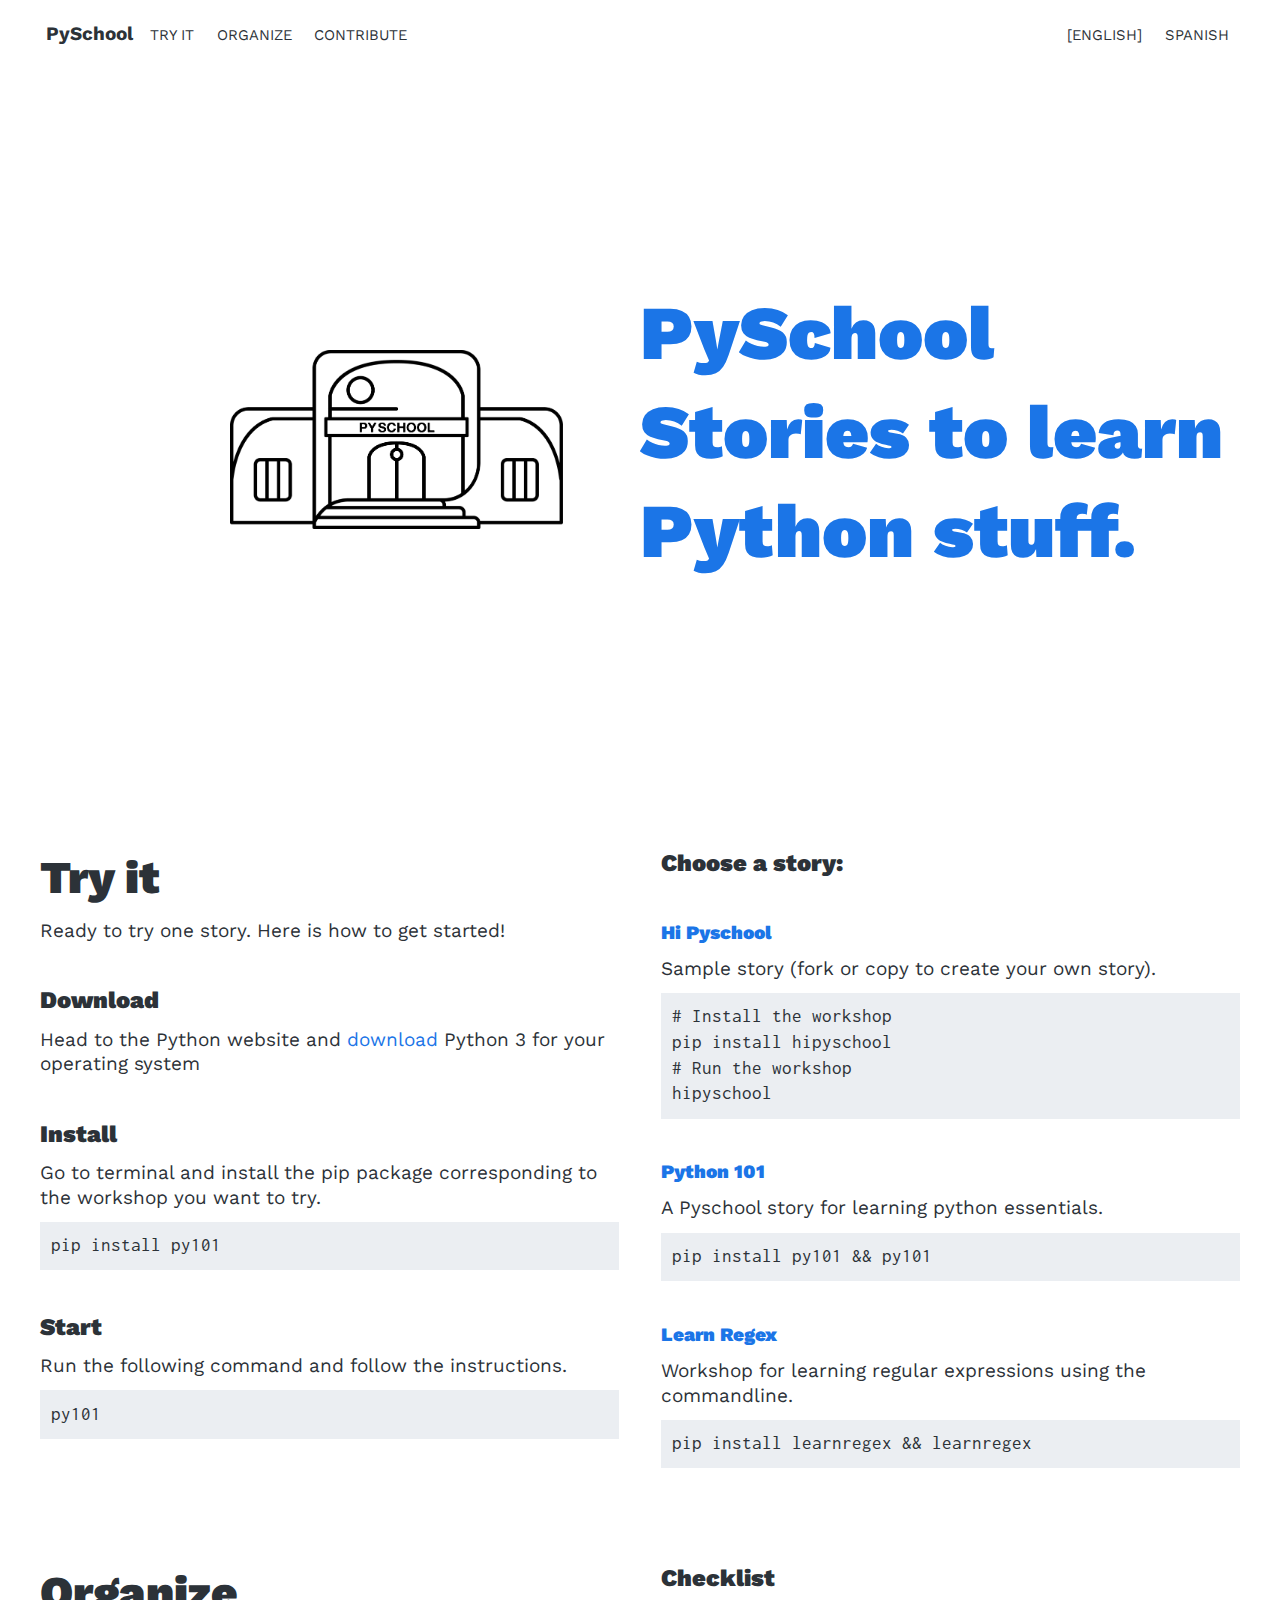
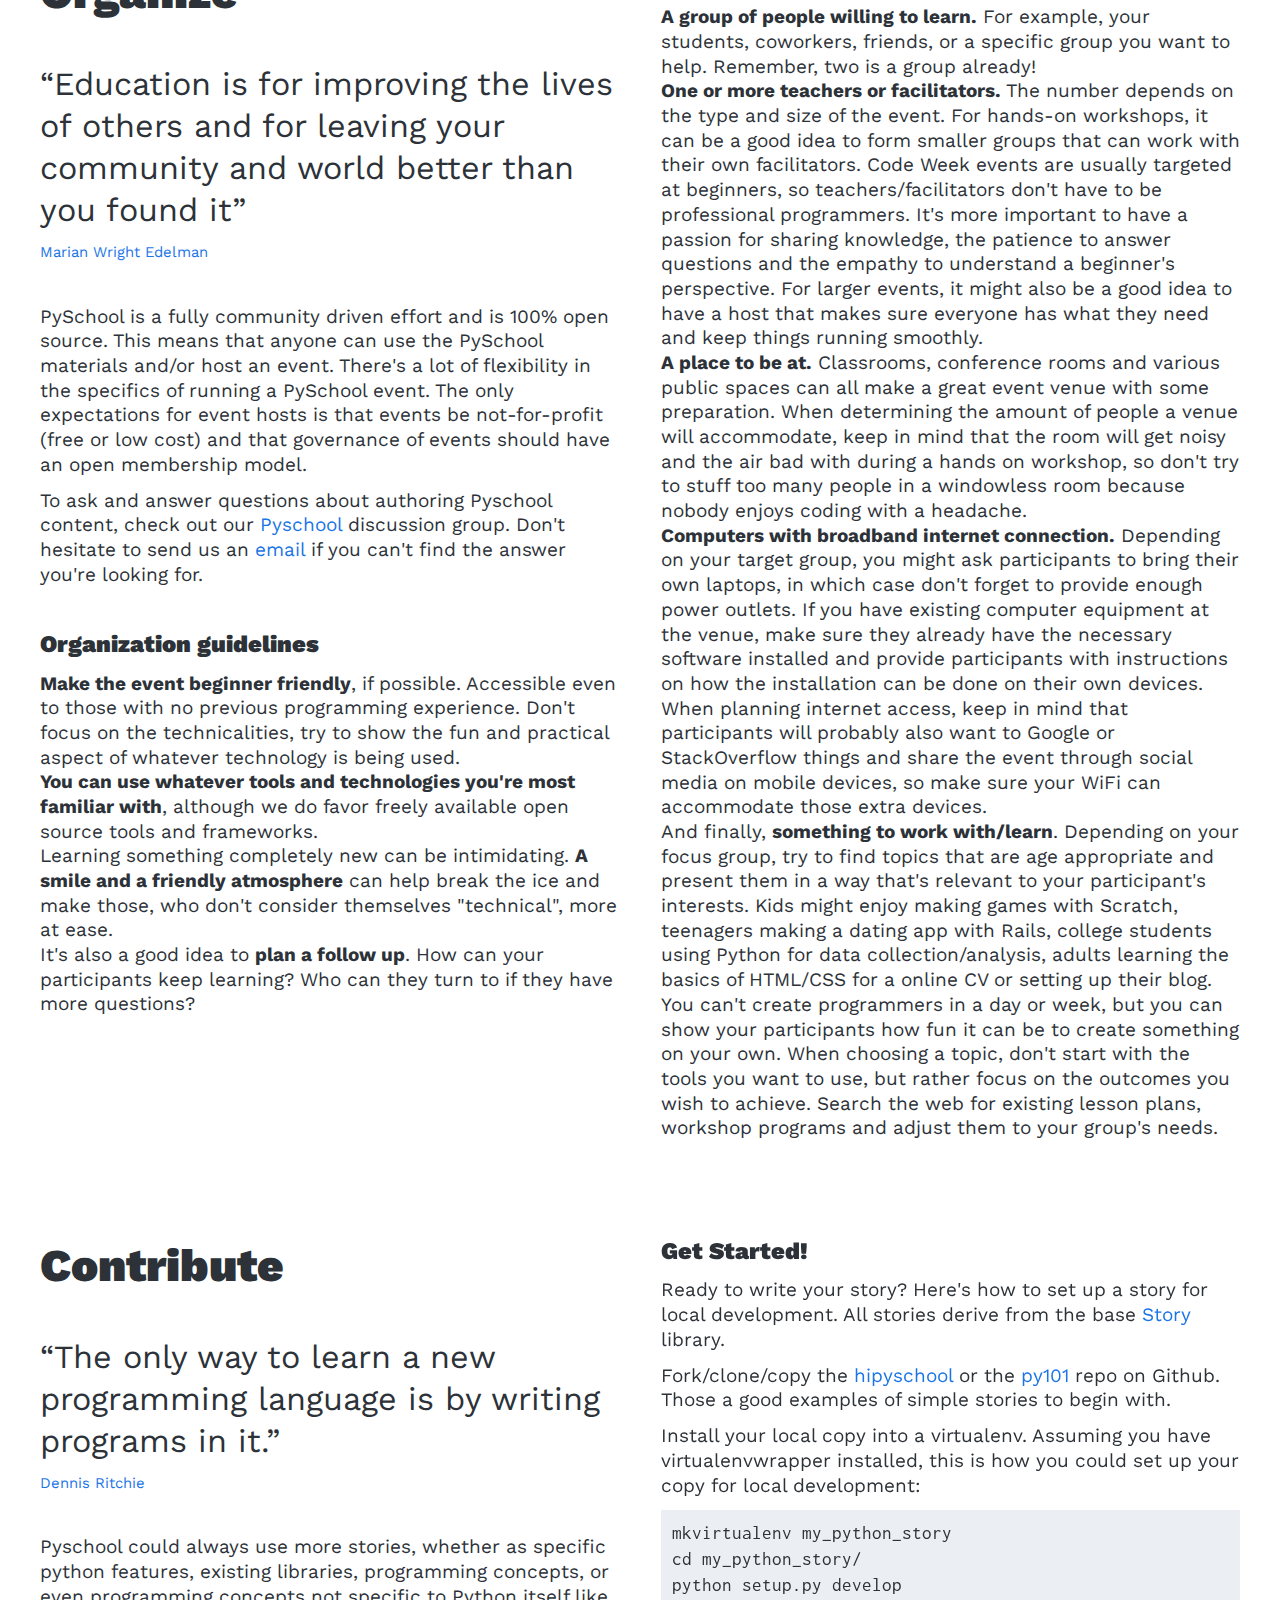
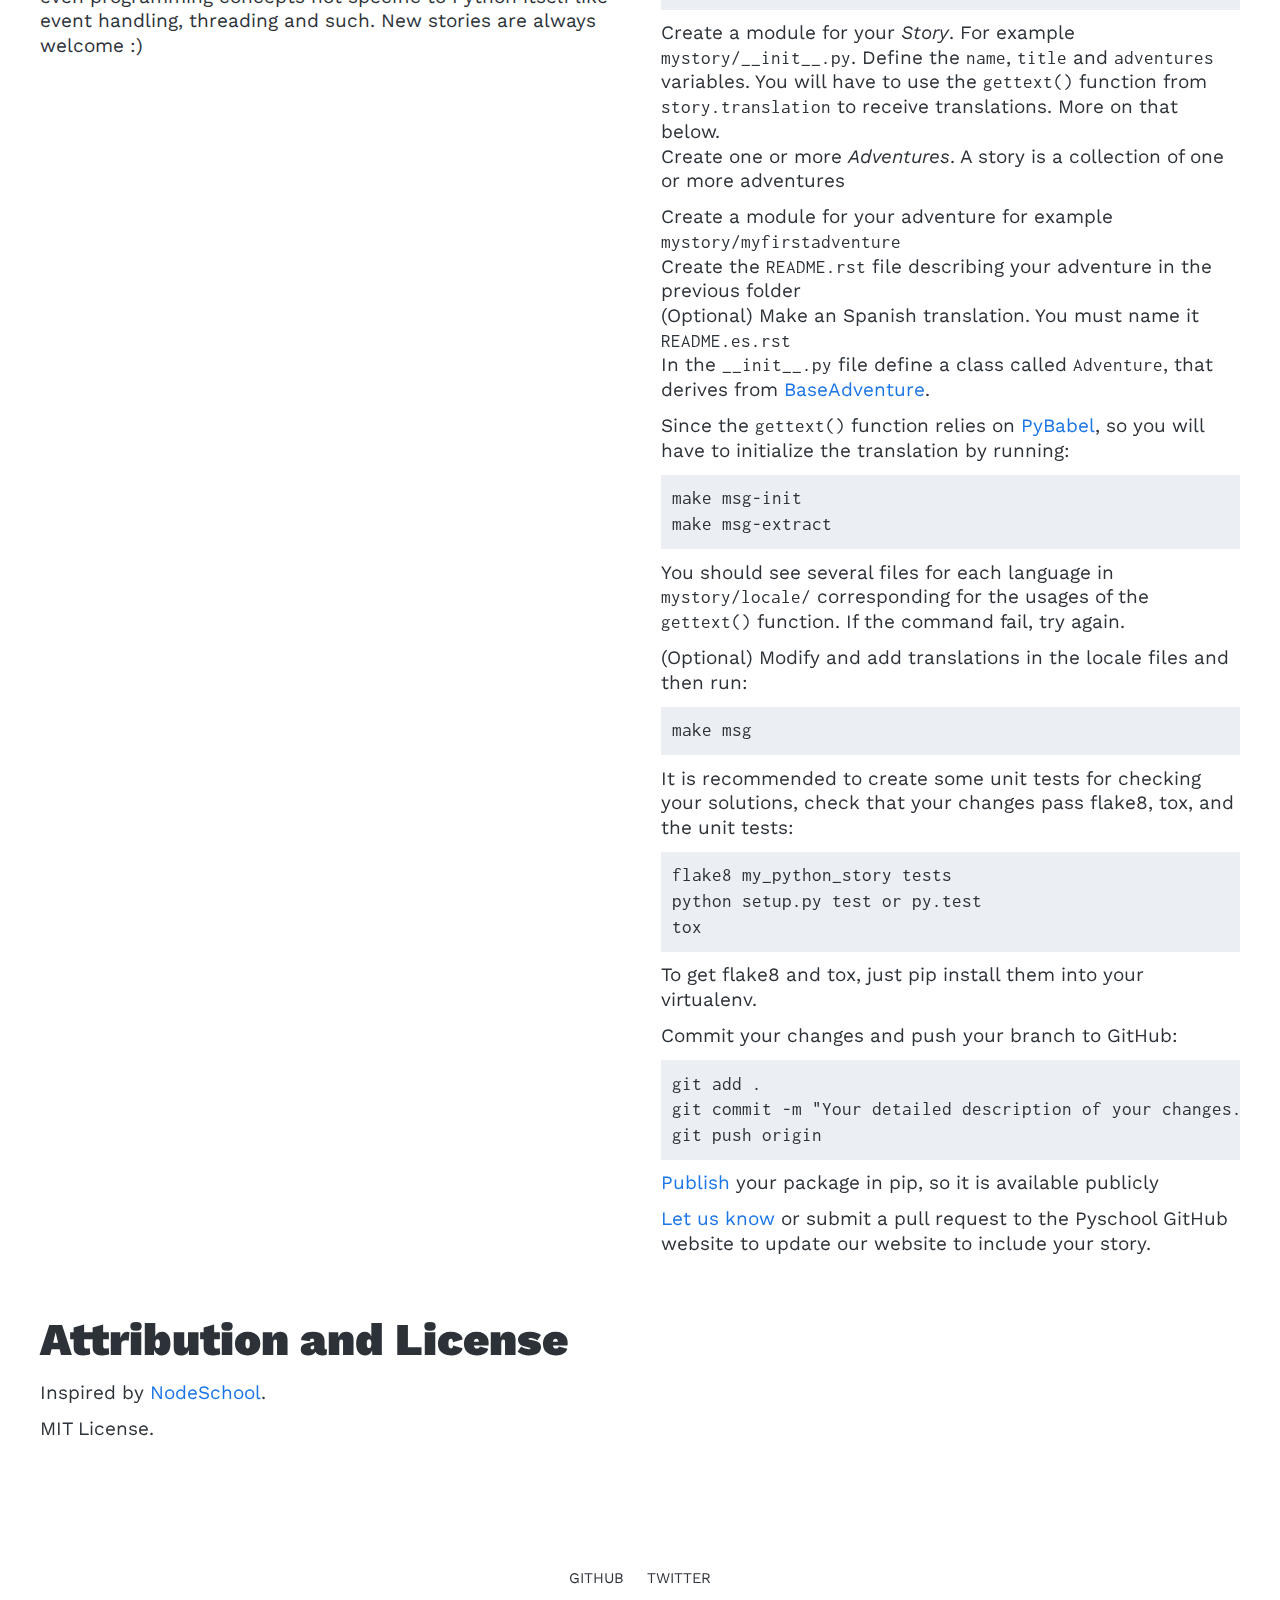
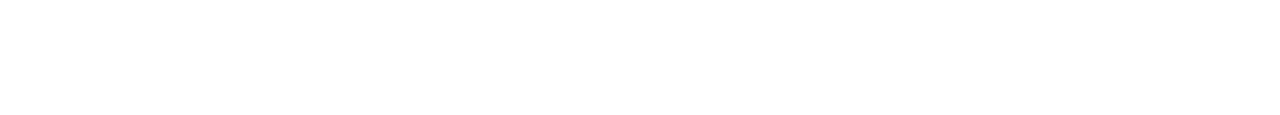
<file: index.en.html>
<!doctype html>
<html lang="en">
    <head>

        <meta charset="utf-8">
        <meta http-equiv="x-ua-compatible" content="ie=edge">
        <meta name="author" content="Sophilabs">
        <meta name="publisher" content="Sophilabs">
        <meta name="viewport" content="width=device-width, initial-scale=1.0, maximum-scale=1.0, user-scalable=no" />
        <meta name='apple-mobile-web-app-capable' content='yes'>

        
<title>PySchool</title>
<meta name="description" content="PySchool, stories to learn Python stuff.">


        
        

        <meta name="viewport" content="width=device-width, initial-scale=1">
        <link rel="stylesheet" href="./static/css/main.css">
        <link rel="shortcut icon" href="./static/extras/favicon.ico" type="image/x-icon">
        <link rel="icon" href="./static/extras/favicon.ico" type="image/x-icon">
    </head>
    <body class="page-home">
        <header>
            <nav>
                <ul>
                    <li><strong>PySchool</strong></li>
                    
    <li><a href="#try-it">Try it</a></li>
    <li><a href="#organize">Organize</a></li>
    <li><a href="#contribute">Contribute</a></li>

                </ul>
                <ul>
                    <li><a href="index.html">[English]</a></li>
                    <li><a href="index.es.html">Spanish</a></li>
                </ul>
            </nav>
        </header>

        
    <section class="cover">
        <div>
            <div class="text">
                <h1>
                    PySchool
                    <br>
                    Stories to learn Python stuff.
                </h1>
            </div>
        </div>
    </section>

    <section class="content">
        <div>
            <div class="split">
                <div>
                    <a id="try-it"></a>
                    <h2>Try it</h2>
                    <p>Ready to try one story. Here is how to get started!</p>
                    <ol>
                        <li>
                            <h3>Download</h3>
                            <p>Head to the Python website and <a href="https://www.python.org/downloads/">download</a> Python 3 for your operating system</p>
                        </li>
                        <li>
                            <h3>Install</h3>
                            <p>Go to terminal and install the pip package corresponding to the workshop you want to try.</p>
                            <pre><code>pip install py101</code></pre>
                        </li>
                        <li>
                            <h3>Start</h3>
                            <p>Run the following command and follow the instructions.</p>
                            <pre><code>py101</code></pre>
                        </li>
                    </ol>
                </div>
                <div>
                    <h3>Choose a story:</h3>
                    <ul>
                        <li>
                            <h4><a href="https://github.com/pyschool/hipyschool">Hi Pyschool</a></h4>
                            <p>Sample story (fork or copy to create your own story).</p>
                            <pre><code># Install the workshop
pip install hipyschool
# Run the workshop
hipyschool</code></pre>
                        </li>
                        <li>
                            <h4><a href="https://github.com/sophilabs/py101">Python 101</a></h4>
                            <p>A Pyschool story for learning python essentials.</p>
                            <pre><code>pip install py101 &amp;&amp; py101</code></pre>
                        </li>
                        <li>
                            <h4><a href="https://github.com/sophilabs/learnregex">Learn Regex</a></h4>
                            <p>Workshop for learning regular expressions using the commandline.</p>
                            <pre><code>pip install learnregex &amp;&amp; learnregex</code></pre>
                        </li>
                    </ul>
                </div>
            </div>
            <div class="split">
                <div>
                    <a id="organize"></a>
                    <h2>Organize</h2>
                     <blockquote>
                         “Education is for improving the lives of others and for leaving your community and world better than you found it”
                         <small><a href="https://wikipedia.org/wiki/Marian_Wright_Edelman">Marian Wright Edelman</a></small>
                    </blockquote>
                     <p>PySchool is a fully community driven effort and is 100% open source. This means that anyone can use the PySchool materials and/or host an event. There's a lot of flexibility in the specifics of running a PySchool event. The only expectations for event hosts is that events be not-for-profit (free or low cost) and that governance of events should have an open membership model.</p>
                     <p>To ask and answer questions about authoring Pyschool content, check out our <a href="https://owu.slack.com/messages/pyschool">Pyschool</a> discussion group. Don't hesitate to send us an <a href="mailto:pyschool@sophilabs.com">email</a> if you can't find the answer you're looking for.
                    </p>
                    <h3>Organization guidelines</h3>
                    <ul>
                        <li><strong>Make the event beginner friendly</strong>, if possible. Accessible even to those with no previous programming experience. Don't focus on the technicalities, try to show the fun and practical aspect of whatever technology is being used.</li>
                        <li><strong>You can use whatever tools and technologies you're most familiar with</strong>, although we do favor freely available open source tools and frameworks.</li>
                        <li>Learning something completely new can be intimidating. <strong>A smile and a friendly atmosphere</strong> can help break the ice and make those, who don't consider themselves "technical", more at ease.</li>
                        <li>It's also a good idea to <strong>plan a follow up</strong>. How can your participants keep learning? Who can they turn to if they have more questions?</li>
                   </ul>
                </div>
                <div>
                   <h3>Checklist</h3>
                   <ol>
                      <li><strong>A group of people willing to learn.</strong> For example, your students, coworkers, friends, or a specific group you want to help. Remember, two is a group already!</li>
                      <li><strong>One or more teachers or facilitators.</strong> The number depends on the type and size of the event. For hands-on workshops, it can be a good idea to form smaller groups that can work with their own facilitators. Code Week events are usually targeted at beginners, so teachers/facilitators don't have to be professional programmers. It's more important to have a passion for sharing knowledge, the patience to answer questions and the empathy to understand a beginner's perspective. For larger events, it might also be a good idea to have a host that makes sure everyone has what they need and keep things running smoothly.</li>
                      <li><strong>A place to be at.</strong> Classrooms, conference rooms and various public spaces can all make a great event venue with some preparation. When determining the amount of people a venue will accommodate, keep in mind that the room will get noisy and the air bad with during a hands on workshop, so don't try to stuff too many people in a windowless room because nobody enjoys coding with a headache. </li>
                      <li><strong>Computers with broadband internet connection.</strong> Depending on your target group, you might ask participants to bring their own laptops, in which case don't forget to provide enough power outlets. If you have existing computer equipment at the venue, make sure they already have the necessary software installed and provide participants with instructions on how the installation can be done on their own devices. When planning internet access, keep in mind that participants will probably also want to Google or StackOverflow things and share the event through social media on mobile devices, so make sure your WiFi can accommodate those extra devices.</li>
                      <li>And finally, <strong>something to work with/learn</strong>. Depending on your focus group, try to find topics that are age appropriate and present them in a way that's relevant to your participant's interests. Kids might enjoy making games with Scratch, teenagers making a dating app with Rails, college students using Python for data collection/analysis, adults learning the basics of HTML/CSS for a online CV or setting up their blog. You can't create programmers in a day or week, but you can show your participants how fun it can be to create something on your own. When choosing a topic, don't start with the tools you want to use, but rather focus on the outcomes you wish to achieve. Search the web for existing lesson plans, workshop programs and adjust them to your group's needs.</li>
                  </ol>
                </div>
            </div>
            <div class="split">
                <div>
                    <a id="contribute"></a>
                    <h2 id="contribute">Contribute</h2>
                     <blockquote>
                         “The only way to learn a new programming language is by writing programs in it.”
                         <small><a href="https://wikipedia.org/wiki/Dennis_Ritchie">Dennis Ritchie</a></small>
                     </blockquote>
                     <p>Pyschool could always use more stories, whether as specific python features, existing libraries, programming concepts, or even programming concepts not specific to Python itself like event handling, threading and such. New stories
                       are always welcome :)
                     </p>
                </div>
                <div>
                    <h3>Get Started!</h3>
                    <p>Ready to write your story? Here's how to set up a story for local development. All stories derive from the base <a href="https://github.com/pyschool/story">Story</a> library.
                    </p>
                    <ol>
                        <li>Fork/clone/copy the <a href="https://github.com/pyschool/hipyschool">hipyschool</a> or the <a href="https://github.com/sophilabs/py101">py101</a> repo on Github. Those a good examples of simple stories to begin with.
                       </li>
                       <li>
                         <p>Install your local copy into a virtualenv. Assuming you have virtualenvwrapper installed, this is how you could set up your copy for local development:
                         </p>
                         <pre><code>mkvirtualenv my_python_story
cd my_python_story/
python setup.py develop</code></pre>
                       </li>
                       <li>Create a module for your <em>Story</em>. For example <code>mystory/__init__.py</code>.
                         Define the <code>name</code>, <code>title</code> and <code>adventures</code> variables.
                         You will have to use the <code>gettext()</code> function from <code>story.translation</code> to receive translations. More on that below.
                       </li>
                       <li>
                         Create one or more <em>Adventures</em>. A story is a collection of one or more adventures
                         <ol>
                           <li>Create a module for your adventure for example <code>mystory/myfirstadventure</code></li>
                           <li>Create the <code>README.rst</code> file describing your adventure in the previous folder</li>
                           <li>(Optional) Make an Spanish translation. You must name it <code>README.es.rst</code></li>
                           <li>In the <code>__init__.py</code> file define a class called <code>Adventure</code>, that derives from <a href="https://github.com/pyschool/story/blob/master/story/adventures.py">BaseAdventure</a>.
                           </li>
                         </ol>
                       </li>
                       <li>
                         <p>Since the <code>gettext()</code> function relies on <a href="http://babel.pocoo.org/en/latest/">PyBabel</a>, so you will have to initialize the translation by running:
                         </p>
                         <pre><code>make msg-init
make msg-extract</code></pre>
                         <p>You should see several files for each language in <code>mystory/locale/</code> corresponding for the usages of the <code>gettext()</code> function.
                           If the command fail, try again.
                         </p>
                       </li>
                       <li>
                         <p>(Optional) Modify and add translations in the locale files and then run:</p>
                         <pre><code>make msg</code></pre>
                       </li>
                       <li>
                         <p>It is recommended to create some unit tests for checking your solutions, check that your changes pass flake8, tox, and the unit tests:
                         </p>
                         <pre><code>flake8 my_python_story tests
python setup.py test or py.test
tox</code></pre>
                         <p>To get flake8 and tox, just pip install them into your virtualenv.</p>
                       </li>
                       <li>
                         <p>Commit your changes and push your branch to GitHub:</p>
                         <pre><code>git add .
git commit -m "Your detailed description of your changes."
git push origin</code></pre>
                       </li>
                       <li>
                         <p><a href="http://peterdowns.com/posts/first-time-with-pypi.html"> Publish</a> your package in pip, so it is available publicly </p>
                       </li>
                       <li><a href="https://twitter.com/pyschool"> Let us know</a> or submit a pull request to the Pyschool GitHub website to update our website to include your story.</li>
                    </ol>
                </div>
            </div>
            <a id="attribution"></a>
            <h2>Attribution and License</h2>
            <p>
              Inspired by <a href="https://nodeschool.io/">NodeSchool</a>.
            </p>MIT License.</p>
        </div>
   </section>


        <footer>
            <nav>
                <ul>
                    <li><a href="https://github.com/pyschool">Github</a></li>
                    <li><a href="https://twitter.com/pyschool">Twitter</a></li>
                </ul>
            </nav>
        </footer>

        <script>
          (function(i,s,o,g,r,a,m){i['GoogleAnalyticsObject']=r;i[r]=i[r]||function(){
          (i[r].q=i[r].q||[]).push(arguments)},i[r].l=1*new Date();a=s.createElement(o),
          m=s.getElementsByTagName(o)[0];a.async=1;a.src=g;m.parentNode.insertBefore(a,m)
          })(window,document,'script','https://www.google-analytics.com/analytics.js','ga');

          ga('create', 'UA-99641972-1', 'auto');
          ga('send', 'pageview');

        </script>
        
        
    </body>
</html>
</file>
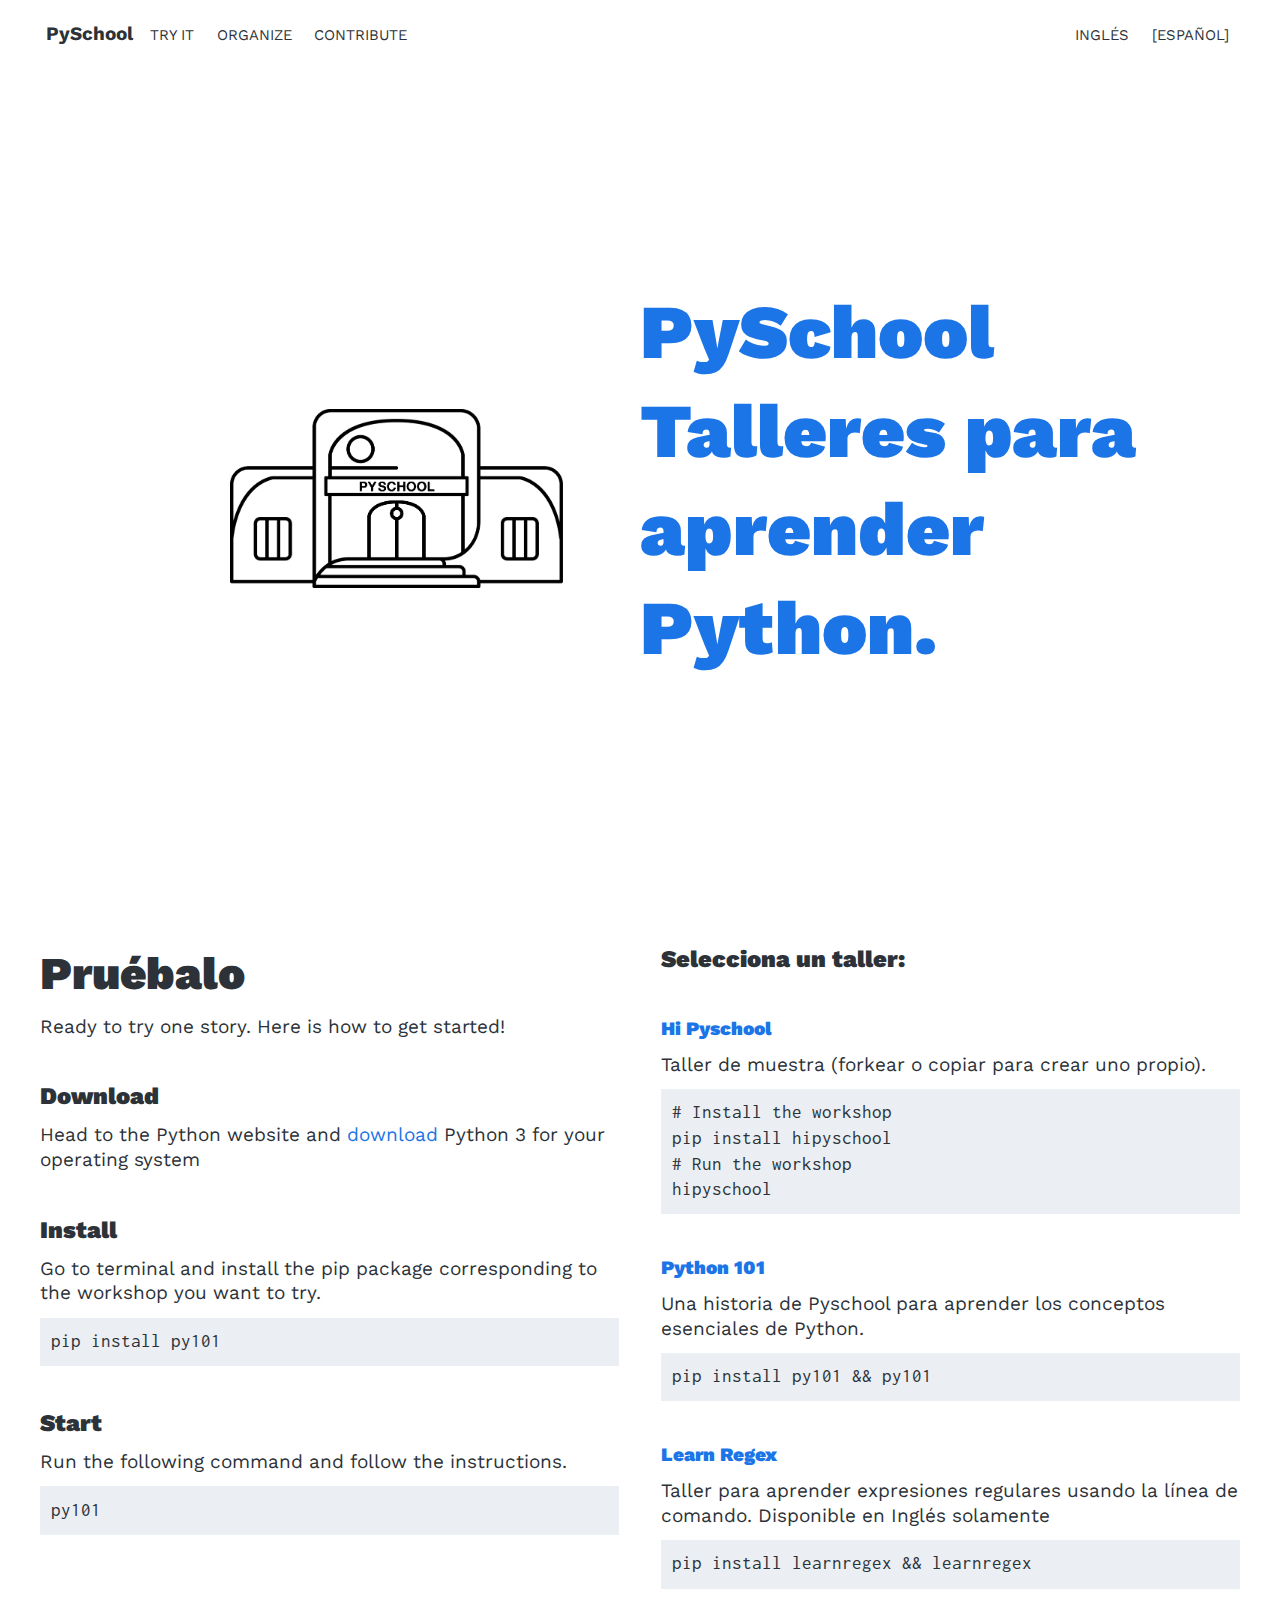
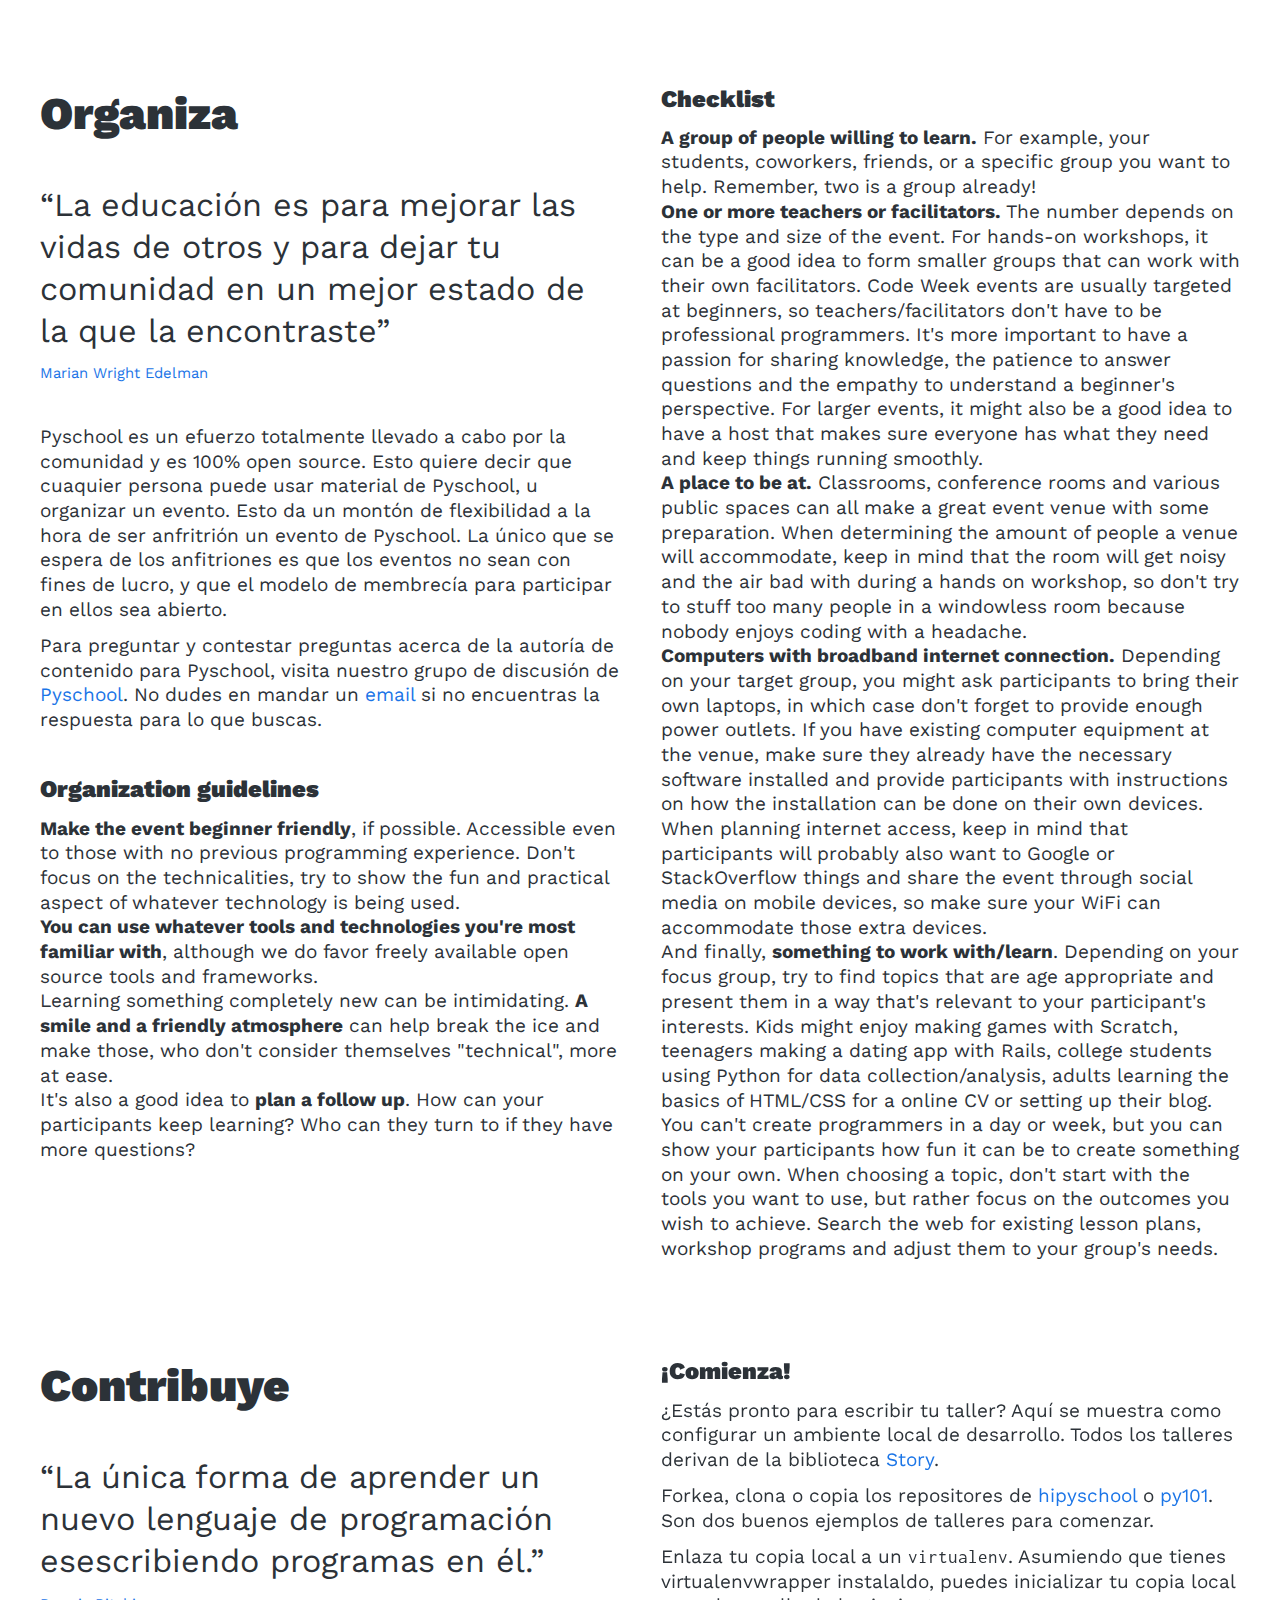
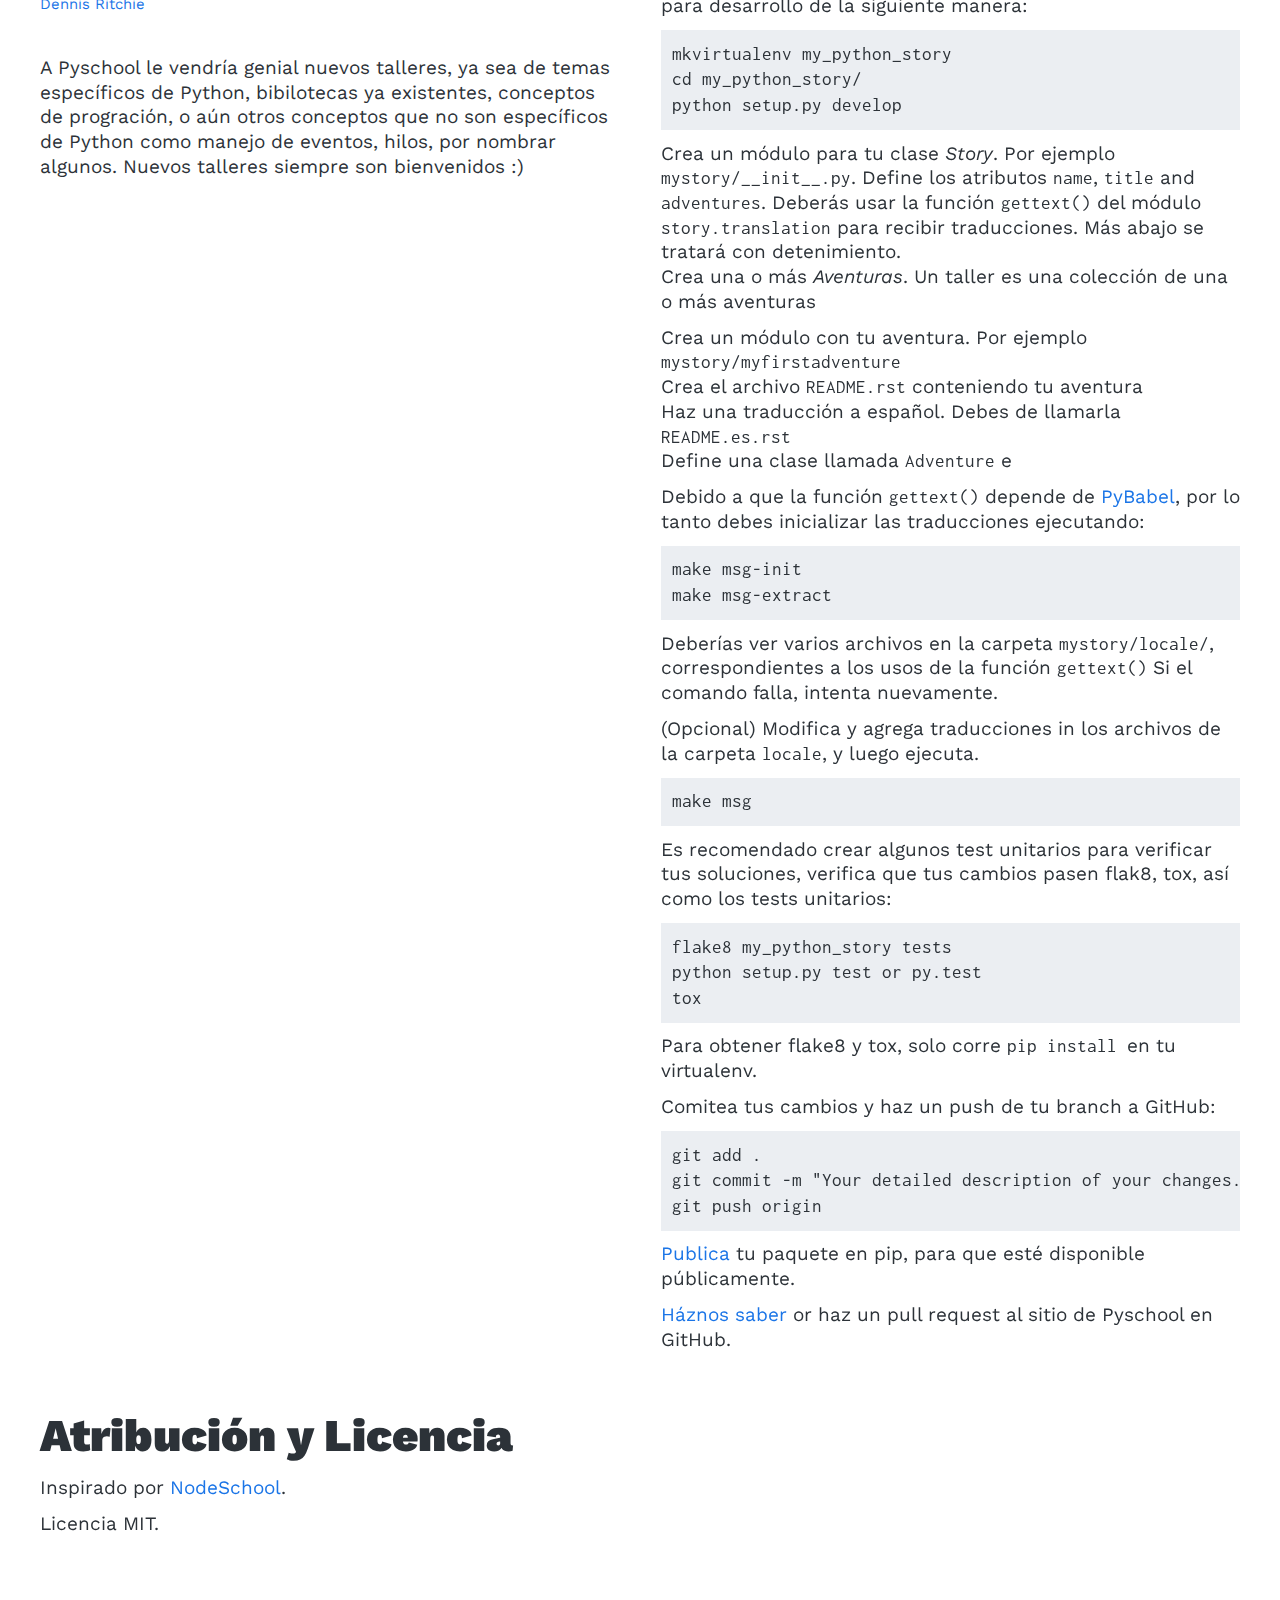
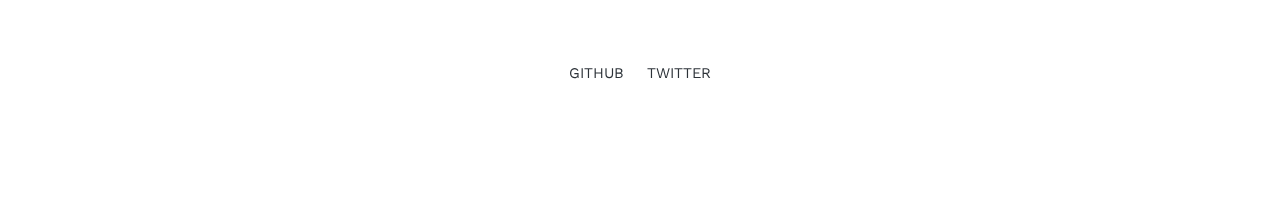
<file: index.es.html>
<!doctype html>
<html lang="en">
    <head>

        <meta charset="utf-8">
        <meta http-equiv="x-ua-compatible" content="ie=edge">
        <meta name="author" content="Sophilabs">
        <meta name="publisher" content="Sophilabs">
        <meta name="viewport" content="width=device-width, initial-scale=1.0, maximum-scale=1.0, user-scalable=no" />
        <meta name='apple-mobile-web-app-capable' content='yes'>

        
<title>PySchool</title>
<meta name="description" content="PySchool, stories to learn Python stuff.">


        
        

        <meta name="viewport" content="width=device-width, initial-scale=1">
        <link rel="stylesheet" href="./static/css/main.css">
        <link rel="shortcut icon" href="./static/extras/favicon.ico" type="image/x-icon">
        <link rel="icon" href="./static/extras/favicon.ico" type="image/x-icon">
    </head>
    <body class="page-home">
        <header>
            <nav>
                <ul>
                    <li><strong>PySchool</strong></li>
                    
    <li><a href="#try-it">Try it</a></li>
    <li><a href="#organize">Organize</a></li>
    <li><a href="#contribute">Contribute</a></li>

                </ul>
                <ul>
                    <li><a href="index.html">Inglés</a></li>
                    <li><a href="index.es.html">[Español]</a></li>
                </ul>
            </nav>
        </header>

        
    <section class="cover">
        <div>
            <div class="text">
                <h1>
                    PySchool
                    <br>
                    Talleres para aprender Python.
                </h1>
            </div>
        </div>
    </section>

    <section class="content">
        <div>
            <div class="split">
                <div>
                    <a id="try-it"></a>
                    <h2>Pruébalo</h2>
                    <p>Ready to try one story. Here is how to get started!</p>
                    <ol>
                        <li>
                            <h3>Download</h3>
                            <p>Head to the Python website and <a href="https://www.python.org/downloads/">download</a> Python 3 for your operating system</p>
                        </li>
                        <li>
                            <h3>Install</h3>
                            <p>Go to terminal and install the pip package corresponding to the workshop you want to try.</p>
                            <pre><code>pip install py101</code></pre>
                        </li>
                        <li>
                            <h3>Start</h3>
                            <p>Run the following command and follow the instructions.</p>
                            <pre><code>py101</code></pre>
                        </li>
                    </ol>
                </div>
                <div>
                    <h3>Selecciona un taller:</h3>
                    <ul>
                        <li>
                            <h4><a href="https://github.com/pyschool/hipyschool">Hi Pyschool</a></h4>
                            <p>Taller de muestra (forkear o copiar para crear uno propio).</p>
                            <pre><code># Install the workshop
pip install hipyschool
# Run the workshop
hipyschool</code></pre>
                        </li>
                        <li>
                            <h4><a href="https://github.com/sophilabs/py101">Python 101</a></h4>
                            <p>Una historia de Pyschool para aprender los conceptos esenciales de Python.</p>
                            <pre><code>pip install py101 &amp;&amp; py101</code></pre>
                        </li>
                        <li>
                            <h4><a href="https://github.com/sophilabs/learnregex">Learn Regex</a></h4>
                            <p>Taller para aprender expresiones regulares usando la línea de comando. Disponible en Inglés solamente</p>
                            <pre><code>pip install learnregex &amp;&amp; learnregex</code></pre>
                        </li>
                    </ul>
                </div>
            </div>
            <div class="split">
                <div>
                    <a id="organize"></a>
                    <h2>Organiza</h2>
                     <blockquote>
                         “La educación es para mejorar las vidas de otros y para dejar tu comunidad en un mejor estado de la que la encontraste”
                         <small><a href="https://wikipedia.org/wiki/Marian_Wright_Edelman">Marian Wright Edelman</a></small>
                    </blockquote>
                     <p>Pyschool es un efuerzo totalmente llevado a cabo por la comunidad y es 100% open source. Esto quiere decir que cuaquier persona puede usar material de Pyschool, u organizar un evento. Esto da un montón de flexibilidad a la hora de ser anfritrión un evento de Pyschool. La único que se espera de los anfitriones es que los eventos no sean con fines de lucro, y que el modelo de membrecía para participar en ellos sea abierto.</p>
                     <p>Para preguntar y contestar preguntas acerca de la autoría de contenido para Pyschool, visita nuestro grupo de discusión de <a href="https://owu.slack.com/messages/pyschool">Pyschool</a>. No dudes en mandar un <a href="mailto:pyschool@sophilabs.com">email</a> si no encuentras la respuesta para lo que buscas.
                    </p>
                    <h3>Organization guidelines</h3>
                    <ul>
                        <li><strong>Make the event beginner friendly</strong>, if possible. Accessible even to those with no previous programming experience. Don't focus on the technicalities, try to show the fun and practical aspect of whatever technology is being used.</li>
                        <li><strong>You can use whatever tools and technologies you're most familiar with</strong>, although we do favor freely available open source tools and frameworks.</li>
                        <li>Learning something completely new can be intimidating. <strong>A smile and a friendly atmosphere</strong> can help break the ice and make those, who don't consider themselves "technical", more at ease.</li>
                        <li>It's also a good idea to <strong>plan a follow up</strong>. How can your participants keep learning? Who can they turn to if they have more questions?</li>
                   </ul>
                </div>
                <div>
                   <h3>Checklist</h3>
                   <ol>
                      <li><strong>A group of people willing to learn.</strong> For example, your students, coworkers, friends, or a specific group you want to help. Remember, two is a group already!</li>
                      <li><strong>One or more teachers or facilitators.</strong> The number depends on the type and size of the event. For hands-on workshops, it can be a good idea to form smaller groups that can work with their own facilitators. Code Week events are usually targeted at beginners, so teachers/facilitators don't have to be professional programmers. It's more important to have a passion for sharing knowledge, the patience to answer questions and the empathy to understand a beginner's perspective. For larger events, it might also be a good idea to have a host that makes sure everyone has what they need and keep things running smoothly.</li>
                      <li><strong>A place to be at.</strong> Classrooms, conference rooms and various public spaces can all make a great event venue with some preparation. When determining the amount of people a venue will accommodate, keep in mind that the room will get noisy and the air bad with during a hands on workshop, so don't try to stuff too many people in a windowless room because nobody enjoys coding with a headache. </li>
                      <li><strong>Computers with broadband internet connection.</strong> Depending on your target group, you might ask participants to bring their own laptops, in which case don't forget to provide enough power outlets. If you have existing computer equipment at the venue, make sure they already have the necessary software installed and provide participants with instructions on how the installation can be done on their own devices. When planning internet access, keep in mind that participants will probably also want to Google or StackOverflow things and share the event through social media on mobile devices, so make sure your WiFi can accommodate those extra devices.</li>
                      <li>And finally, <strong>something to work with/learn</strong>. Depending on your focus group, try to find topics that are age appropriate and present them in a way that's relevant to your participant's interests. Kids might enjoy making games with Scratch, teenagers making a dating app with Rails, college students using Python for data collection/analysis, adults learning the basics of HTML/CSS for a online CV or setting up their blog. You can't create programmers in a day or week, but you can show your participants how fun it can be to create something on your own. When choosing a topic, don't start with the tools you want to use, but rather focus on the outcomes you wish to achieve. Search the web for existing lesson plans, workshop programs and adjust them to your group's needs.</li>
                  </ol>
                </div>
            </div>
            <div class="split">
                <div>
                    <a id="contribute"></a>
                    <h2 id="contribute">Contribuye</h2>
                     <blockquote>
                         “La única forma de aprender un nuevo lenguaje de programación esescribiendo programas en él.”
                         <small><a href="https://wikipedia.org/wiki/Dennis_Ritchie">Dennis Ritchie</a></small>
                     </blockquote>
                     <p>A Pyschool le vendría genial nuevos talleres, ya sea de temas específicos de Python, bibilotecas ya existentes, conceptos de progración, o aún otros conceptos que no son específicos de Python como manejo de eventos, hilos, por nombrar algunos. Nuevos talleres siempre son bienvenidos :)
                     </p>
                </div>
                <div>
                    <h3>¡Comienza!</h3>
                    <p>¿Estás pronto para escribir tu taller? Aquí se muestra como configurar un ambiente local de desarrollo. Todos los talleres derivan de la biblioteca <a href="https://github.com/pyschool/story">Story</a>.
                    </p>
                    <ol>
                        <li>Forkea, clona o copia los repositores de <a href="https://github.com/pyschool/hipyschool">hipyschool</a> o <a href="https://github.com/sophilabs/py101">py101</a>. Son dos buenos ejemplos de talleres para comenzar.
                       </li>
                       <li>
                         <p>Enlaza tu copia local a un <code>virtualenv</code>. Asumiendo que tienes virtualenvwrapper instalaldo, puedes inicializar tu copia local para desarrollo de la siguiente manera:
                         </p>
                         <pre><code>mkvirtualenv my_python_story
cd my_python_story/
python setup.py develop</code></pre>
                       </li>
                       <li>Crea un módulo para tu clase <em>Story</em>. Por ejemplo <code>mystory/__init__.py</code>.
                         Define los atributos <code>name</code>, <code>title</code> and <code>adventures</code>.
                         Deberás usar la función <code>gettext()</code> del módulo <code>story.translation</code> para recibir traducciones. Más abajo se tratará con detenimiento.
                       </li>
                       <li>
                         Crea una o más <em>Aventuras</em>. Un taller es una colección de una o más aventuras
                         <ol>
                           <li>Crea un módulo con tu aventura. Por ejemplo <code>mystory/myfirstadventure</code></li>
                           <li>Crea el archivo <code>README.rst</code> conteniendo tu aventura</li>
                           <li>Haz una traducción a español. Debes de llamarla <code>README.es.rst</code></li>
                           <li>Define una clase llamada <code>Adventure</code> e
                           </li>
                         </ol>
                       </li>
                       <li>
                         <p>Debido a que la función <code>gettext()</code> depende de  <a href="http://babel.pocoo.org/en/latest/">PyBabel</a>, por lo tanto debes inicializar las traducciones ejecutando:
                         </p>
                         <pre><code>make msg-init
make msg-extract</code></pre>
                         <p>Deberías ver varios archivos en la carpeta <code>mystory/locale/</code>, correspondientes a los usos de la función <code>gettext()</code>
                           Si el comando falla, intenta nuevamente.
                         </p>
                       </li>
                       <li>
                         <p>(Opcional) Modifica y agrega traducciones in los archivos de la carpeta <code>locale</code>, y luego ejecuta.</p>
                         <pre><code>make msg</code></pre>
                       </li>
                       <li>
                         <p>Es recomendado crear algunos test unitarios para verificar tus soluciones, verifica que tus cambios pasen flak8, tox, así como los tests unitarios:
                         </p>
                         <pre><code>flake8 my_python_story tests
python setup.py test or py.test
tox</code></pre>
                         <p>Para obtener flake8 y tox, solo corre <code>pip install </code> en tu virtualenv.</p>
                       </li>
                       <li>
                         <p>Comitea tus cambios y haz un push de tu branch a GitHub:</p>
                         <pre><code>git add .
git commit -m "Your detailed description of your changes."
git push origin</code></pre>
                       </li>
                       <li>
                         <p><a href="http://peterdowns.com/posts/first-time-with-pypi.html"> Publica</a> tu paquete en pip, para que esté disponible públicamente.</p>
                       </li>
                       <li><a href="https://twitter.com/pyschool"> Háznos saber</a> or haz un pull request al sitio de Pyschool en GitHub.</li>
                    </ol>
                </div>
            </div>
            <a id="attribution"></a>
            <h2>Atribución y Licencia</h2>
            <p>
              Inspirado por <a href="https://nodeschool.io/">NodeSchool</a>.
            </p>Licencia MIT.</p>
        </div>
   </section>


        <footer>
            <nav>
                <ul>
                    <li><a href="https://github.com/pyschool">Github</a></li>
                    <li><a href="https://twitter.com/pyschool">Twitter</a></li>
                </ul>
            </nav>
        </footer>

        <script>
          (function(i,s,o,g,r,a,m){i['GoogleAnalyticsObject']=r;i[r]=i[r]||function(){
          (i[r].q=i[r].q||[]).push(arguments)},i[r].l=1*new Date();a=s.createElement(o),
          m=s.getElementsByTagName(o)[0];a.async=1;a.src=g;m.parentNode.insertBefore(a,m)
          })(window,document,'script','https://www.google-analytics.com/analytics.js','ga');

          ga('create', 'UA-99641972-1', 'auto');
          ga('send', 'pageview');

        </script>
        
        
    </body>
</html>
</file>
<file: static/css/main.css>
@import url("https://fonts.googleapis.com/css?family=Inconsolata:400,700|Work+Sans:400,700,900");
/*! normalize.css v6.0.0 | MIT License | github.com/necolas/normalize.css */
/* Document
   ========================================================================== */
/**
 * 1. Correct the line height in all browsers.
 * 2. Prevent adjustments of font size after orientation changes in
 *    IE on Windows Phone and in iOS.
 */
html {
  line-height: 1.15;
  /* 1 */
  -ms-text-size-adjust: 100%;
  /* 2 */
  -webkit-text-size-adjust: 100%;
  /* 2 */ }

/* Sections
   ========================================================================== */
/**
 * Add the correct display in IE 9-.
 */
article,
aside,
footer,
header,
nav,
section {
  display: block; }

/**
 * Correct the font size and margin on `h1` elements within `section` and
 * `article` contexts in Chrome, Firefox, and Safari.
 */
h1 {
  font-size: 2em;
  margin: 0.67em 0; }

/* Grouping content
   ========================================================================== */
/**
 * Add the correct display in IE 9-.
 * 1. Add the correct display in IE.
 */
figcaption,
figure,
main {
  /* 1 */
  display: block; }

/**
 * Add the correct margin in IE 8.
 */
figure {
  margin: 1em 40px; }

/**
 * 1. Add the correct box sizing in Firefox.
 * 2. Show the overflow in Edge and IE.
 */
hr {
  box-sizing: content-box;
  /* 1 */
  height: 0;
  /* 1 */
  overflow: visible;
  /* 2 */ }

/**
 * 1. Correct the inheritance and scaling of font size in all browsers.
 * 2. Correct the odd `em` font sizing in all browsers.
 */
pre {
  font-family: monospace, monospace;
  /* 1 */
  font-size: 1em;
  /* 2 */ }

/* Text-level semantics
   ========================================================================== */
/**
 * 1. Remove the gray background on active links in IE 10.
 * 2. Remove gaps in links underline in iOS 8+ and Safari 8+.
 */
a {
  background-color: transparent;
  /* 1 */
  -webkit-text-decoration-skip: objects;
  /* 2 */ }

/**
 * 1. Remove the bottom border in Chrome 57- and Firefox 39-.
 * 2. Add the correct text decoration in Chrome, Edge, IE, Opera, and Safari.
 */
abbr[title] {
  border-bottom: none;
  /* 1 */
  text-decoration: underline;
  /* 2 */
  text-decoration: underline dotted;
  /* 2 */ }

/**
 * Prevent the duplicate application of `bolder` by the next rule in Safari 6.
 */
b,
strong {
  font-weight: inherit; }

/**
 * Add the correct font weight in Chrome, Edge, and Safari.
 */
b,
strong {
  font-weight: bolder; }

/**
 * 1. Correct the inheritance and scaling of font size in all browsers.
 * 2. Correct the odd `em` font sizing in all browsers.
 */
code,
kbd,
samp {
  font-family: monospace, monospace;
  /* 1 */
  font-size: 1em;
  /* 2 */ }

/**
 * Add the correct font style in Android 4.3-.
 */
dfn {
  font-style: italic; }

/**
 * Add the correct background and color in IE 9-.
 */
mark {
  background-color: #ff0;
  color: #000; }

/**
 * Add the correct font size in all browsers.
 */
small {
  font-size: 80%; }

/**
 * Prevent `sub` and `sup` elements from affecting the line height in
 * all browsers.
 */
sub,
sup {
  font-size: 75%;
  line-height: 0;
  position: relative;
  vertical-align: baseline; }

sub {
  bottom: -0.25em; }

sup {
  top: -0.5em; }

/* Embedded content
   ========================================================================== */
/**
 * Add the correct display in IE 9-.
 */
audio,
video {
  display: inline-block; }

/**
 * Add the correct display in iOS 4-7.
 */
audio:not([controls]) {
  display: none;
  height: 0; }

/**
 * Remove the border on images inside links in IE 10-.
 */
img {
  border-style: none; }

/**
 * Hide the overflow in IE.
 */
svg:not(:root) {
  overflow: hidden; }

/* Forms
   ========================================================================== */
/**
 * Remove the margin in Firefox and Safari.
 */
button,
input,
optgroup,
select,
textarea {
  margin: 0; }

/**
 * Show the overflow in IE.
 * 1. Show the overflow in Edge.
 */
button,
input {
  /* 1 */
  overflow: visible; }

/**
 * Remove the inheritance of text transform in Edge, Firefox, and IE.
 * 1. Remove the inheritance of text transform in Firefox.
 */
button,
select {
  /* 1 */
  text-transform: none; }

/**
 * 1. Prevent a WebKit bug where (2) destroys native `audio` and `video`
 *    controls in Android 4.
 * 2. Correct the inability to style clickable types in iOS and Safari.
 */
button,
html [type="button"],
[type="reset"],
[type="submit"] {
  -webkit-appearance: button;
  /* 2 */ }

/**
 * Remove the inner border and padding in Firefox.
 */
button::-moz-focus-inner,
[type="button"]::-moz-focus-inner,
[type="reset"]::-moz-focus-inner,
[type="submit"]::-moz-focus-inner {
  border-style: none;
  padding: 0; }

/**
 * Restore the focus styles unset by the previous rule.
 */
button:-moz-focusring,
[type="button"]:-moz-focusring,
[type="reset"]:-moz-focusring,
[type="submit"]:-moz-focusring {
  outline: 1px dotted ButtonText; }

/**
 * 1. Correct the text wrapping in Edge and IE.
 * 2. Correct the color inheritance from `fieldset` elements in IE.
 * 3. Remove the padding so developers are not caught out when they zero out
 *    `fieldset` elements in all browsers.
 */
legend {
  box-sizing: border-box;
  /* 1 */
  color: inherit;
  /* 2 */
  display: table;
  /* 1 */
  max-width: 100%;
  /* 1 */
  padding: 0;
  /* 3 */
  white-space: normal;
  /* 1 */ }

/**
 * 1. Add the correct display in IE 9-.
 * 2. Add the correct vertical alignment in Chrome, Firefox, and Opera.
 */
progress {
  display: inline-block;
  /* 1 */
  vertical-align: baseline;
  /* 2 */ }

/**
 * Remove the default vertical scrollbar in IE.
 */
textarea {
  overflow: auto; }

/**
 * 1. Add the correct box sizing in IE 10-.
 * 2. Remove the padding in IE 10-.
 */
[type="checkbox"],
[type="radio"] {
  box-sizing: border-box;
  /* 1 */
  padding: 0;
  /* 2 */ }

/**
 * Correct the cursor style of increment and decrement buttons in Chrome.
 */
[type="number"]::-webkit-inner-spin-button,
[type="number"]::-webkit-outer-spin-button {
  height: auto; }

/**
 * 1. Correct the odd appearance in Chrome and Safari.
 * 2. Correct the outline style in Safari.
 */
[type="search"] {
  -webkit-appearance: textfield;
  /* 1 */
  outline-offset: -2px;
  /* 2 */ }

/**
 * Remove the inner padding and cancel buttons in Chrome and Safari on macOS.
 */
[type="search"]::-webkit-search-cancel-button,
[type="search"]::-webkit-search-decoration {
  -webkit-appearance: none; }

/**
 * 1. Correct the inability to style clickable types in iOS and Safari.
 * 2. Change font properties to `inherit` in Safari.
 */
::-webkit-file-upload-button {
  -webkit-appearance: button;
  /* 1 */
  font: inherit;
  /* 2 */ }

/* Interactive
   ========================================================================== */
/*
 * Add the correct display in IE 9-.
 * 1. Add the correct display in Edge, IE, and Firefox.
 */
details,
menu {
  display: block; }

/*
 * Add the correct display in all browsers.
 */
summary {
  display: list-item; }

/* Scripting
   ========================================================================== */
/**
 * Add the correct display in IE 9-.
 */
canvas {
  display: inline-block; }

/**
 * Add the correct display in IE.
 */
template {
  display: none; }

/* Hidden
   ========================================================================== */
/**
 * Add the correct display in IE 10-.
 */
[hidden] {
  display: none; }

::selection {
  background: rgba(27, 117, 231, 0.7); }

*,
*::before,
*::after {
  border: 0;
  box-sizing: inherit;
  margin: 0;
  outline: none;
  padding: 0;
  text-decoration: none; }

html {
  box-sizing: border-box;
  font-variant-ligatures: common-ligatures;
  -ms-overflow-style: scrollbar;
  -webkit-tap-highlight-color: transparent; }

@-ms-viewport {
  width: device-width; }

body {
  padding-top: 70px;
  background-color: white;
  color: #2c3238;
  font-family: "Work Sans", sans-serif;
  font-weight: 400;
  line-height: 1.3; }
  @media (min-width: 990px) {
    body {
      padding-top: 70px; } }

[tabindex="-1"]:focus {
  outline: none !important; }

a {
  color: #1b75e7; }

ul {
  list-style-type: square;
  padding-left: 2rem; }

ol {
  padding-left: 2rem; }

h1 {
  margin-top: 2.8rem;
  margin-bottom: 0.4rem;
  color: #1b75e7;
  font-family: "Work Sans", sans-serif;
  font-weight: 900;
  line-height: 1.3; }
  @media (min-width: 990px) {
    h1 {
      margin-top: 5.6rem; } }
  @media (min-width: 990px) {
    h1 {
      margin-bottom: 0.6rem; } }

h2,
h3,
h4 {
  margin-top: 1.4rem;
  margin-bottom: 0.4rem;
  font-family: "Work Sans", sans-serif;
  font-weight: 900;
  line-height: 1.3; }
  @media (min-width: 990px) {
    h2,
    h3,
    h4 {
      margin-top: 2.2rem; } }
  @media (min-width: 990px) {
    h2,
    h3,
    h4 {
      margin-bottom: 0.6rem; } }

p,
ul,
ol,
pre {
  margin-top: 0.4rem;
  margin-bottom: 0.4rem; }
  @media (min-width: 990px) {
    p,
    ul,
    ol,
    pre {
      margin-top: 0.6rem;
      margin-bottom: 0.6rem; } }

pre {
  padding-top: 0.4rem;
  padding-right: 0.4rem;
  padding-bottom: 0.4rem;
  padding-left: 0.4rem;
  background-color: #ebeef2;
  overflow: auto; }
  @media (min-width: 990px) {
    pre {
      padding-top: 0.6rem;
      padding-right: 0.6rem;
      padding-bottom: 0.6rem;
      padding-left: 0.6rem; } }

code {
  font-family: "Inconsolata", monospace;
  font-weight: 400;
  line-height: 1.3; }

blockquote {
  margin-top: 1.4rem;
  margin-bottom: 1.4rem;
  font-weight: 400; }
  @media (min-width: 990px) {
    blockquote {
      margin-top: 2.2rem;
      margin-bottom: 2.2rem; } }
  blockquote small {
    margin-top: 0.4rem;
    color: #ebeef2;
    display: block;
    font-weight: 400; }
    @media (min-width: 990px) {
      blockquote small {
        margin-top: 0.6rem; } }

figure {
  margin-top: 1.4rem;
  margin-bottom: 1.4rem;
  margin-right: 0;
  margin-left: 0; }
  @media (min-width: 990px) {
    figure {
      margin-top: 2.2rem;
      margin-bottom: 2.2rem; } }
  @media (min-width: 990px) {
    figure {
      margin-right: 0;
      margin-left: 0; } }
  figure img {
    display: block;
    width: 100%; }
  figure video {
    display: block;
    height: auto !important;
    width: 100% !important; }

*::-webkit-media-controls-panel {
  -webkit-appearance: none;
  display: none !important; }

*::--webkit-media-controls-play-button {
  -webkit-appearance: none;
  display: none !important; }

*::-webkit-media-controls-start-playback-button {
  -webkit-appearance: none;
  display: none !important; }

iframe {
  margin-top: 1.4rem;
  margin-right: 0;
  margin-bottom: 1.4rem;
  margin-left: 0; }
  @media (min-width: 990px) {
    iframe {
      margin-top: 2.2rem;
      margin-right: 0;
      margin-bottom: 2.2rem;
      margin-left: 0; } }

html {
  font-size: 14px; }
  @media (min-width: 544px) {
    html {
      font-size: 15px; } }
  @media (min-width: 768px) {
    html {
      font-size: 16px; } }
  @media (min-width: 990px) {
    html {
      font-size: 18px; } }
  @media (min-width: 1200px) {
    html {
      font-size: 19px; } }

body {
  font-size: 1rem; }

micro {
  font-size: 0.68rem; }

small {
  font-size: 0.78rem; }

h1 {
  font-size: 2.3rem; }
  @media (min-width: 990px) {
    h1 {
      font-size: 3.5rem; } }
  @media (min-width: 1200px) {
    h1 {
      font-size: 4rem; } }

h2 {
  font-size: 1.8rem; }
  @media (min-width: 990px) {
    h2 {
      font-size: 2.2rem; } }
  @media (min-width: 1200px) {
    h2 {
      font-size: 2.4rem; } }

h3 {
  font-size: 1.25rem; }

blockquote {
  font-size: 1.7rem; }

a[id] {
  display: block;
  position: relative;
  top: -70px;
  visibility: hidden; }

.content > *, .widget, .page-home .cover > * {
  margin-left: auto;
  margin-right: auto; }
  @media (min-width: 544px) {
    .content > *, .widget, .page-home .cover > * {
      max-width: 544px; } }
  @media (min-width: 768px) {
    .content > *, .widget, .page-home .cover > * {
      max-width: 768px; } }
  @media (min-width: 990px) {
    .content > *, .widget, .page-home .cover > * {
      max-width: 990px; } }
  @media (min-width: 1200px) {
    .content > *, .widget, .page-home .cover > * {
      max-width: 1200px; } }
  @media (max-width: 767px) {
    .content > *, .widget, .page-home .cover > * {
      padding-right: 1.4rem;
      padding-left: 1.4rem; } }
  @media (max-width: 767px) and (min-width: 990px) {
    .content > *, .widget, .page-home .cover > * {
      padding-right: 2.2rem;
      padding-left: 2.2rem; } }

html, body {
  display: block;
  min-height: 100vh; }

html, body, .content, body > footer, body > header, .page-home .cover {
  display: block;
  min-width: 100%;
  width: 100%; }

.page-home > *:first-child {
  margin-top: 0; }

.page-home > *:last-child {
  margin-bottom: 0; }

.page-home main > *:first-child {
  margin-top: 0; }

.page-home main > *:last-child {
  margin-bottom: 0; }

.page-home main article > *:first-child {
  margin-top: 0; }

.page-home main article > *:last-child {
  margin-bottom: 0; }

.content {
  margin-top: 2.8rem;
  margin-bottom: 2.8rem; }
  @media (min-width: 990px) {
    .content {
      margin-top: 5.6rem;
      margin-bottom: 5.6rem; } }
  .content > * > *:first-child {
    margin-top: 0; }
  .content > * > *:last-child {
    margin-bottom: 0; }
  .content > * > * {
    margin-right: auto;
    margin-left: auto; }
    @media (max-width: 543px) {
      .content > * > * {
        width: calc((((100% - 7rem) / 6) * 6) + 7rem); } }

@media (min-width: 544px) and (max-width: 767px) {
  .content > * > * {
    width: calc((((100% - 7rem) / 6) * 6) + 7rem); } }

@media (min-width: 768px) and (max-width: 989px) {
  .content > * > * {
    width: calc((((100% - 7rem) / 6) * 6) + 7rem); } }

@media (min-width: 990px) and (max-width: 1199px) {
  .content > * > * {
    width: calc((((100% - 11rem) / 6) * 6) + 11rem); } }
    @media (min-width: 1200px) {
      .content > * > * {
        width: calc((((100% - 11rem) / 6) * 6) + 11rem); } }
    @media (min-width: 990px) {
      .content > * > * {
        margin-right: auto;
        margin-left: auto; } }
  .content > * .action {
    margin-top: 1.4rem;
    margin-bottom: 1.4rem;
    text-align: center; }
    @media (min-width: 990px) {
      .content > * .action {
        margin-top: 2.2rem;
        margin-bottom: 2.2rem; } }
    .content > * .action a {
      display: inline-block; }
  .content > * .split {
    margin-top: 1.4rem;
    margin-bottom: 1.4rem;
    display: flex;
    flex-direction: row;
    flex-wrap: wrap; }
    @media (min-width: 990px) {
      .content > * .split {
        margin-top: 2.2rem;
        margin-bottom: 2.2rem; } }
    .content > * .split > * {
      flex: 0 0 auto; }
      @media (max-width: 543px) {
        .content > * .split > * {
          width: calc((((100% - 7rem) / 6) * 6) + 7rem);
          margin-left: 1.4rem;
          margin-top: 1.4rem; }
          .content > * .split > *:nth-child(-n + 1) {
            margin-top: 0; }
          .content > * .split > *:nth-child(1n + 1) {
            margin-left: 0; } }

@media (min-width: 544px) and (max-width: 767px) {
  .content > * .split > * {
    width: calc((((100% - 7rem) / 6) * 6) + 7rem);
    margin-left: 1.4rem;
    margin-top: 1.4rem; }
    .content > * .split > *:nth-child(-n + 1) {
      margin-top: 0; }
    .content > * .split > *:nth-child(1n + 1) {
      margin-left: 0; } }

@media (min-width: 768px) and (max-width: 989px) {
  .content > * .split > * {
    width: calc((((100% - 7rem) / 6) * 3) + 2.8rem);
    margin-left: 1.4rem;
    margin-top: 1.4rem; }
    .content > * .split > *:nth-child(-n + 2) {
      margin-top: 0; }
    .content > * .split > *:nth-child(2n + 1) {
      margin-left: 0; } }

@media (min-width: 990px) and (max-width: 1199px) {
  .content > * .split > * {
    width: calc((((100% - 11rem) / 6) * 3) + 4.4rem);
    margin-left: 2.2rem;
    margin-top: 2.2rem; }
    .content > * .split > *:nth-child(-n + 2) {
      margin-top: 0; }
    .content > * .split > *:nth-child(2n + 1) {
      margin-left: 0; } }
      @media (min-width: 1200px) {
        .content > * .split > * {
          width: calc((((100% - 11rem) / 6) * 3) + 4.4rem);
          margin-left: 2.2rem;
          margin-top: 2.2rem; }
          .content > * .split > *:nth-child(-n + 2) {
            margin-top: 0; }
          .content > * .split > *:nth-child(2n + 1) {
            margin-left: 0; } }
  .content > * .trio {
    display: flex;
    flex-direction: row;
    flex-wrap: wrap;
    margin-top: 1.4rem;
    margin-bottom: 1.4rem; }
    @media (min-width: 990px) {
      .content > * .trio {
        margin-top: 2.2rem;
        margin-bottom: 2.2rem; } }
    .content > * .trio > * {
      flex: 0 0 auto; }
      @media (max-width: 543px) {
        .content > * .trio > * {
          width: calc((((100% - 7rem) / 6) * 6) + 7rem);
          margin-left: 1.4rem;
          margin-top: 1.4rem; }
          .content > * .trio > *:nth-child(-n + 1) {
            margin-top: 0; }
          .content > * .trio > *:nth-child(1n + 1) {
            margin-left: 0; } }

@media (min-width: 544px) and (max-width: 767px) {
  .content > * .trio > * {
    width: calc((((100% - 7rem) / 6) * 6) + 7rem);
    margin-left: 1.4rem;
    margin-top: 1.4rem; }
    .content > * .trio > *:nth-child(-n + 1) {
      margin-top: 0; }
    .content > * .trio > *:nth-child(1n + 1) {
      margin-left: 0; } }

@media (min-width: 768px) and (max-width: 989px) {
  .content > * .trio > * {
    width: calc((((100% - 7rem) / 6) * 2) + 1.4rem);
    margin-left: 1.4rem;
    margin-top: 1.4rem; }
    .content > * .trio > *:nth-child(-n + 3) {
      margin-top: 0; }
    .content > * .trio > *:nth-child(3n + 1) {
      margin-left: 0; } }

@media (min-width: 990px) and (max-width: 1199px) {
  .content > * .trio > * {
    width: calc((((100% - 11rem) / 6) * 2) + 2.2rem);
    margin-left: 2.2rem;
    margin-top: 2.2rem; }
    .content > * .trio > *:nth-child(-n + 3) {
      margin-top: 0; }
    .content > * .trio > *:nth-child(3n + 1) {
      margin-left: 0; } }
      @media (min-width: 1200px) {
        .content > * .trio > * {
          width: calc((((100% - 11rem) / 6) * 2) + 2.2rem);
          margin-left: 2.2rem;
          margin-top: 2.2rem; }
          .content > * .trio > *:nth-child(-n + 3) {
            margin-top: 0; }
          .content > * .trio > *:nth-child(3n + 1) {
            margin-left: 0; } }
  .content > * .numbers {
    display: flex;
    flex-direction: row;
    flex-wrap: wrap;
    align-items: center;
    justify-content: space-between;
    margin-top: 1.4rem;
    margin-bottom: 1.4rem;
    margin-right: 0;
    margin-left: 0;
    padding-right: 0;
    padding-left: 0; }
    @media (min-width: 990px) {
      .content > * .numbers {
        margin-top: 2.2rem;
        margin-bottom: 2.2rem; } }
    @media (min-width: 990px) {
      .content > * .numbers {
        margin-right: 0;
        margin-left: 0; } }
    @media (min-width: 990px) {
      .content > * .numbers {
        padding-right: 0;
        padding-left: 0; } }
    .content > * .numbers li {
      margin-right: 0;
      margin-left: 0;
      padding-right: 0;
      padding-left: 0;
      flex: 0 0 auto;
      list-style-type: none;
      width: 50%; }
      @media (min-width: 990px) {
        .content > * .numbers li {
          margin-right: 0;
          margin-left: 0; } }
      @media (min-width: 990px) {
        .content > * .numbers li {
          padding-right: 0;
          padding-left: 0; } }
      @media (min-width: 768px) {
        .content > * .numbers li {
          width: auto; } }
      .content > * .numbers li strong {
        color: #1b75e7;
        display: block;
        font-weight: 700;
        line-height: 1;
        text-align: center;
        font-size: 4.6rem; }
        @media (min-width: 990px) {
          .content > * .numbers li strong {
            font-size: 7rem; } }
        @media (min-width: 1200px) {
          .content > * .numbers li strong {
            font-size: 8rem; } }
      .content > * .numbers li p {
        margin-top: 0.4rem;
        text-align: center; }
        @media (min-width: 990px) {
          .content > * .numbers li p {
            margin-top: 0.6rem; } }

.widget {
  margin-top: 2.8rem;
  margin-bottom: 2.8rem;
  display: flex;
  flex-direction: row;
  justify-content: center;
  width: 100%; }
  @media (min-width: 990px) {
    .widget {
      margin-top: 5.6rem;
      margin-bottom: 5.6rem; } }
  .widget .box {
    flex: 0 0 auto;
    display: flex;
    flex-direction: row;
    flex-wrap: wrap; }
    @media (max-width: 543px) {
      .widget .box {
        width: calc((((100% - 7rem) / 6) * 6) + 7rem); } }

@media (min-width: 544px) and (max-width: 767px) {
  .widget .box {
    width: calc((((100% - 7rem) / 6) * 6) + 7rem); } }

@media (min-width: 768px) and (max-width: 989px) {
  .widget .box {
    width: calc((((100% - 7rem) / 6) * 4) + 4.2rem); } }

@media (min-width: 990px) and (max-width: 1199px) {
  .widget .box {
    width: calc((((100% - 11rem) / 6) * 4) + 6.6rem); } }
    @media (min-width: 1200px) {
      .widget .box {
        width: calc((((100% - 11rem) / 6) * 4) + 6.6rem); } }
    .widget .box > *:first-child {
      flex: 0 0 auto;
      display: flex;
      flex-direction: column;
      align-items: center; }
      @media (max-width: 543px) {
        .widget .box > *:first-child {
          width: calc((((100% - 4.2rem) / 4) * 4) + 4.2rem);
          margin-left: 1.4rem;
          margin-top: 1.4rem; }
          .widget .box > *:first-child:nth-child(-n + 1) {
            margin-top: 0; }
          .widget .box > *:first-child:nth-child(1n + 1) {
            margin-left: 0; } }

@media (min-width: 544px) and (max-width: 767px) {
  .widget .box > *:first-child {
    width: calc((((100% - 4.2rem) / 4) * 4) + 4.2rem);
    margin-left: 1.4rem;
    margin-top: 1.4rem; }
    .widget .box > *:first-child:nth-child(-n + 1) {
      margin-top: 0; }
    .widget .box > *:first-child:nth-child(1n + 1) {
      margin-left: 0; } }

@media (min-width: 768px) and (max-width: 989px) {
  .widget .box > *:first-child {
    width: calc((((100% - 4.2rem) / 4) * 2) + 1.4rem);
    margin-left: 1.4rem;
    margin-top: 1.4rem; }
    .widget .box > *:first-child:nth-child(-n + 2) {
      margin-top: 0; }
    .widget .box > *:first-child:nth-child(2n + 1) {
      margin-left: 0; } }

@media (min-width: 990px) and (max-width: 1199px) {
  .widget .box > *:first-child {
    width: calc((((100% - 6.6rem) / 4) * 2) + 2.2rem);
    margin-left: 2.2rem;
    margin-top: 2.2rem; }
    .widget .box > *:first-child:nth-child(-n + 2) {
      margin-top: 0; }
    .widget .box > *:first-child:nth-child(2n + 1) {
      margin-left: 0; } }
      @media (min-width: 1200px) {
        .widget .box > *:first-child {
          width: calc((((100% - 6.6rem) / 4) * 2) + 2.2rem);
          margin-left: 2.2rem;
          margin-top: 2.2rem; }
          .widget .box > *:first-child:nth-child(-n + 2) {
            margin-top: 0; }
          .widget .box > *:first-child:nth-child(2n + 1) {
            margin-left: 0; } }
      @media (min-width: 768px) {
        .widget .box > *:first-child {
          display: flex;
          flex-direction: column;
          align-items: flex-end;
          justify-content: center; } }
      .widget .box > *:first-child .title {
        flex: 0 0 auto;
        padding-top: 0;
        padding-right: 0;
        padding-bottom: 0;
        padding-left: 0;
        margin-top: 0;
        margin-right: 0;
        margin-bottom: 0;
        margin-left: 0;
        font-weight: 700;
        text-align: center;
        font-size: 1.8rem; }
        @media (min-width: 990px) {
          .widget .box > *:first-child .title {
            padding-top: 0;
            padding-right: 0;
            padding-bottom: 0;
            padding-left: 0; } }
        @media (min-width: 990px) {
          .widget .box > *:first-child .title {
            margin-top: 0;
            margin-right: 0;
            margin-bottom: 0;
            margin-left: 0; } }
        @media (min-width: 768px) {
          .widget .box > *:first-child .title {
            text-align: right;
            width: 90%; } }
        @media (min-width: 990px) {
          .widget .box > *:first-child .title {
            font-size: 2.2rem; } }
        @media (min-width: 1200px) {
          .widget .box > *:first-child .title {
            font-size: 2.4rem; } }
      .widget .box > *:first-child .text {
        flex: 0 0 auto;
        padding-top: 0;
        padding-right: 0;
        padding-bottom: 0;
        padding-left: 0;
        margin-top: 0.2rem;
        margin-right: 0;
        margin-bottom: 0;
        margin-left: 0;
        text-align: center; }
        @media (min-width: 990px) {
          .widget .box > *:first-child .text {
            padding-top: 0;
            padding-right: 0;
            padding-bottom: 0;
            padding-left: 0; } }
        @media (min-width: 990px) {
          .widget .box > *:first-child .text {
            margin-top: 0.3rem;
            margin-right: 0;
            margin-bottom: 0;
            margin-left: 0; } }
        @media (min-width: 768px) {
          .widget .box > *:first-child .text {
            text-align: right;
            width: 90%; } }
      .widget .box > *:first-child figure {
        flex: 0 0 auto;
        margin-top: 1.4rem;
        margin-right: 0;
        margin-bottom: 0;
        margin-left: 0; }
        @media (min-width: 990px) {
          .widget .box > *:first-child figure {
            margin-top: 2.2rem;
            margin-right: 0;
            margin-bottom: 0;
            margin-left: 0; } }
    .widget .box > *:last-child {
      flex: 0 0 auto;
      display: flex;
      flex-direction: column;
      align-items: center;
      margin-top: 1.4rem; }
      @media (max-width: 543px) {
        .widget .box > *:last-child {
          width: calc((((100% - 4.2rem) / 4) * 4) + 4.2rem);
          margin-left: 1.4rem;
          margin-top: 1.4rem; }
          .widget .box > *:last-child:nth-child(-n + 1) {
            margin-top: 0; }
          .widget .box > *:last-child:nth-child(1n + 1) {
            margin-left: 0; } }

@media (min-width: 544px) and (max-width: 767px) {
  .widget .box > *:last-child {
    width: calc((((100% - 4.2rem) / 4) * 4) + 4.2rem);
    margin-left: 1.4rem;
    margin-top: 1.4rem; }
    .widget .box > *:last-child:nth-child(-n + 1) {
      margin-top: 0; }
    .widget .box > *:last-child:nth-child(1n + 1) {
      margin-left: 0; } }

@media (min-width: 768px) and (max-width: 989px) {
  .widget .box > *:last-child {
    width: calc((((100% - 4.2rem) / 4) * 2) + 1.4rem);
    margin-left: 1.4rem;
    margin-top: 1.4rem; }
    .widget .box > *:last-child:nth-child(-n + 2) {
      margin-top: 0; }
    .widget .box > *:last-child:nth-child(2n + 1) {
      margin-left: 0; } }

@media (min-width: 990px) and (max-width: 1199px) {
  .widget .box > *:last-child {
    width: calc((((100% - 6.6rem) / 4) * 2) + 2.2rem);
    margin-left: 2.2rem;
    margin-top: 2.2rem; }
    .widget .box > *:last-child:nth-child(-n + 2) {
      margin-top: 0; }
    .widget .box > *:last-child:nth-child(2n + 1) {
      margin-left: 0; } }
      @media (min-width: 1200px) {
        .widget .box > *:last-child {
          width: calc((((100% - 6.6rem) / 4) * 2) + 2.2rem);
          margin-left: 2.2rem;
          margin-top: 2.2rem; }
          .widget .box > *:last-child:nth-child(-n + 2) {
            margin-top: 0; }
          .widget .box > *:last-child:nth-child(2n + 1) {
            margin-left: 0; } }
      @media (min-width: 990px) {
        .widget .box > *:last-child {
          margin-top: 2.2rem; } }
      @media (min-width: 768px) {
        .widget .box > *:last-child {
          margin-top: 0;
          display: flex;
          flex-direction: column;
          align-items: flex-start;
          justify-content: center; } }
  @media (min-width: 768px) and (min-width: 990px) {
    .widget .box > *:last-child {
      margin-top: 0; } }
      .widget .box > *:last-child .button {
        margin-top: 0.2rem; }
        @media (min-width: 990px) {
          .widget .box > *:last-child .button {
            margin-top: 0.3rem; } }

.icons {
  display: flex;
  flex-direction: row;
  flex-wrap: wrap;
  justify-content: center;
  padding-top: 0;
  padding-right: 0;
  padding-bottom: 0;
  padding-left: 0;
  margin-top: 1.4rem; }
  @media (min-width: 990px) {
    .icons {
      padding-top: 0;
      padding-right: 0;
      padding-bottom: 0;
      padding-left: 0; } }
  @media (min-width: 990px) {
    .icons {
      margin-top: 2.2rem; } }
  .icons + * {
    margin-top: 2.8rem; }
    @media (min-width: 990px) {
      .icons + * {
        margin-top: 5.6rem; } }
  .icons li {
    flex: 0 0 auto;
    list-style-type: none; }
    @media (max-width: 543px) {
      .icons li {
        width: calc((((100% - 4.2rem) / 4) * 2) + 1.4rem);
        margin-left: 1.4rem;
        margin-top: 1.4rem; }
        .icons li:nth-child(-n + 2) {
          margin-top: 0; }
        .icons li:nth-child(2n + 1) {
          margin-left: 0; } }

@media (min-width: 544px) and (max-width: 767px) {
  .icons li {
    width: calc((((100% - 4.2rem) / 4) * 2) + 1.4rem);
    margin-left: 1.4rem;
    margin-top: 1.4rem; }
    .icons li:nth-child(-n + 2) {
      margin-top: 0; }
    .icons li:nth-child(2n + 1) {
      margin-left: 0; } }

@media (min-width: 768px) and (max-width: 989px) {
  .icons li {
    width: calc((((100% - 4.2rem) / 4) * 1) + 0rem);
    margin-left: 1.4rem;
    margin-top: 1.4rem; }
    .icons li:nth-child(-n + 4) {
      margin-top: 0; }
    .icons li:nth-child(4n + 1) {
      margin-left: 0; } }

@media (min-width: 990px) and (max-width: 1199px) {
  .icons li {
    width: calc((((100% - 6.6rem) / 4) * 1) + 0rem);
    margin-left: 2.2rem;
    margin-top: 2.2rem; }
    .icons li:nth-child(-n + 4) {
      margin-top: 0; }
    .icons li:nth-child(4n + 1) {
      margin-left: 0; } }
    @media (min-width: 1200px) {
      .icons li {
        width: calc((((100% - 6.6rem) / 4) * 1) + 0rem);
        margin-left: 2.2rem;
        margin-top: 2.2rem; }
        .icons li:nth-child(-n + 4) {
          margin-top: 0; }
        .icons li:nth-child(4n + 1) {
          margin-left: 0; } }
    .icons li figure {
      margin-top: 0;
      margin-right: auto;
      margin-bottom: 0;
      margin-left: auto;
      width: 80%; }
      @media (min-width: 990px) {
        .icons li figure {
          margin-top: 0;
          margin-right: auto;
          margin-bottom: 0;
          margin-left: auto; } }
    .icons li small {
      margin-top: 0.4rem;
      display: block;
      text-align: center;
      text-transform: uppercase; }
      @media (min-width: 990px) {
        .icons li small {
          margin-top: 0.6rem; } }

body > footer {
  margin-top: 2.8rem;
  margin-bottom: 2.8rem; }
  @media (min-width: 990px) {
    body > footer {
      margin-top: 5.6rem;
      margin-bottom: 5.6rem; } }
  body > footer nav {
    margin-left: auto;
    margin-right: auto;
    display: flex;
    align-items: center;
    justify-content: center; }
    @media (min-width: 544px) {
      body > footer nav {
        max-width: 544px; } }
    @media (min-width: 768px) {
      body > footer nav {
        max-width: 768px; } }
    @media (min-width: 990px) {
      body > footer nav {
        max-width: 990px; } }
    @media (min-width: 1200px) {
      body > footer nav {
        max-width: 1200px; } }
    @media (max-width: 767px) {
      body > footer nav {
        padding-right: 1.4rem;
        padding-left: 1.4rem; } }
  @media (max-width: 767px) and (min-width: 990px) {
    body > footer nav {
      padding-right: 2.2rem;
      padding-left: 2.2rem; } }
    body > footer nav ul {
      display: flex;
      flex: 0 0 auto; }
      body > footer nav ul li {
        flex: 0 0 auto;
        margin-top: 0.2rem;
        margin-right: 0.2rem;
        margin-bottom: 0.2rem;
        margin-left: 0.2rem;
        list-style-type: none; }
        @media (min-width: 990px) {
          body > footer nav ul li {
            margin-top: 0.3rem;
            margin-right: 0.3rem;
            margin-bottom: 0.3rem;
            margin-left: 0.3rem; } }
        body > footer nav ul li a {
          padding-top: 0.2rem;
          padding-right: 0.2rem;
          padding-bottom: 0.2rem;
          padding-left: 0.2rem;
          color: #2c3238;
          display: block;
          height: 100%;
          line-height: 100%;
          text-transform: uppercase;
          font-size: 0.78rem; }
          @media (min-width: 990px) {
            body > footer nav ul li a {
              padding-top: 0.3rem;
              padding-right: 0.3rem;
              padding-bottom: 0.3rem;
              padding-left: 0.3rem; } }
          body > footer nav ul li a:hover {
            color: #1b75e7; }

body > header {
  background-color: white;
  height: 70px;
  position: fixed;
  top: 0;
  z-index: 1000; }
  body > header nav {
    margin-left: auto;
    margin-right: auto;
    display: flex;
    align-items: center;
    justify-content: space-between;
    height: 70px; }
    @media (min-width: 544px) {
      body > header nav {
        max-width: 544px; } }
    @media (min-width: 768px) {
      body > header nav {
        max-width: 768px; } }
    @media (min-width: 990px) {
      body > header nav {
        max-width: 990px; } }
    @media (min-width: 1200px) {
      body > header nav {
        max-width: 1200px; } }
    @media (max-width: 767px) {
      body > header nav {
        padding-right: 1.4rem;
        padding-left: 1.4rem; } }
  @media (max-width: 767px) and (min-width: 990px) {
    body > header nav {
      padding-right: 2.2rem;
      padding-left: 2.2rem; } }
    body > header nav ul {
      display: flex;
      flex: 0 0 auto; }
      body > header nav ul li {
        flex: 0 0 auto;
        margin-top: 0.2rem;
        margin-right: 0.2rem;
        margin-bottom: 0.2rem;
        margin-left: 0.2rem;
        list-style-type: none; }
        @media (min-width: 990px) {
          body > header nav ul li {
            margin-top: 0.3rem;
            margin-right: 0.3rem;
            margin-bottom: 0.3rem;
            margin-left: 0.3rem; } }
        body > header nav ul li a {
          padding-top: 0.2rem;
          padding-right: 0.2rem;
          padding-bottom: 0.2rem;
          padding-left: 0.2rem;
          color: #2c3238;
          display: block;
          height: 100%;
          line-height: 100%;
          text-transform: uppercase;
          font-size: 0.78rem; }
          @media (min-width: 990px) {
            body > header nav ul li a {
              padding-top: 0.3rem;
              padding-right: 0.3rem;
              padding-bottom: 0.3rem;
              padding-left: 0.3rem; } }
          body > header nav ul li a:hover {
            color: #1b75e7; }

.page-home ul,
.page-home ol {
  list-style-type: none;
  padding-left: 0; }

.page-home .cover {
  margin-bottom: 1.4rem;
  background-image: url("../img/pyschool.png");
  background-position: center top 45%;
  background-repeat: no-repeat;
  background-size: auto 20vh; }
  @media (min-width: 990px) {
    .page-home .cover {
      margin-bottom: 2.2rem; } }
  @media (min-width: 768px) {
    .page-home .cover {
      background-position: right 56vw top 62%;
      background-size: 26vw auto; } }
  .page-home .cover > * {
    display: flex;
    align-items: flex-end;
    justify-content: flex-start;
    min-height: 0; }
    @media (min-width: 768px) {
      .page-home .cover > * {
        display: flex;
        align-items: center;
        justify-content: flex-end;
        min-height: 70vh; } }
    .page-home .cover > * .text {
      flex: 0 0 auto;
      padding-top: 40vh;
      padding-bottom: 2.8rem;
      max-width: 100%; }
      @media (min-width: 990px) {
        .page-home .cover > * .text {
          padding-top: 40vh;
          padding-bottom: 5.6rem; } }
      @media (min-width: 768px) {
        .page-home .cover > * .text {
          padding-top: 2.8rem;
          padding-bottom: 2.8rem;
          width: 100%; } }
  @media (min-width: 768px) and (min-width: 990px) {
    .page-home .cover > * .text {
      padding-top: 5.6rem;
      padding-bottom: 5.6rem; } }
      @media (min-width: 768px) {
        .page-home .cover > * .text {
          width: calc(50% - 384px + 384px); } }
      @media (min-width: 990px) {
        .page-home .cover > * .text {
          width: calc(50% - 495px + 495px); } }
      @media (min-width: 1200px) {
        .page-home .cover > * .text {
          width: calc(50% - 600px + 600px); } }
      @media (min-width: 768px) {
        .page-home .cover > * .text h1 {
          text-align: left; } }

/*# sourceMappingURL=main.css.map */
</file>
